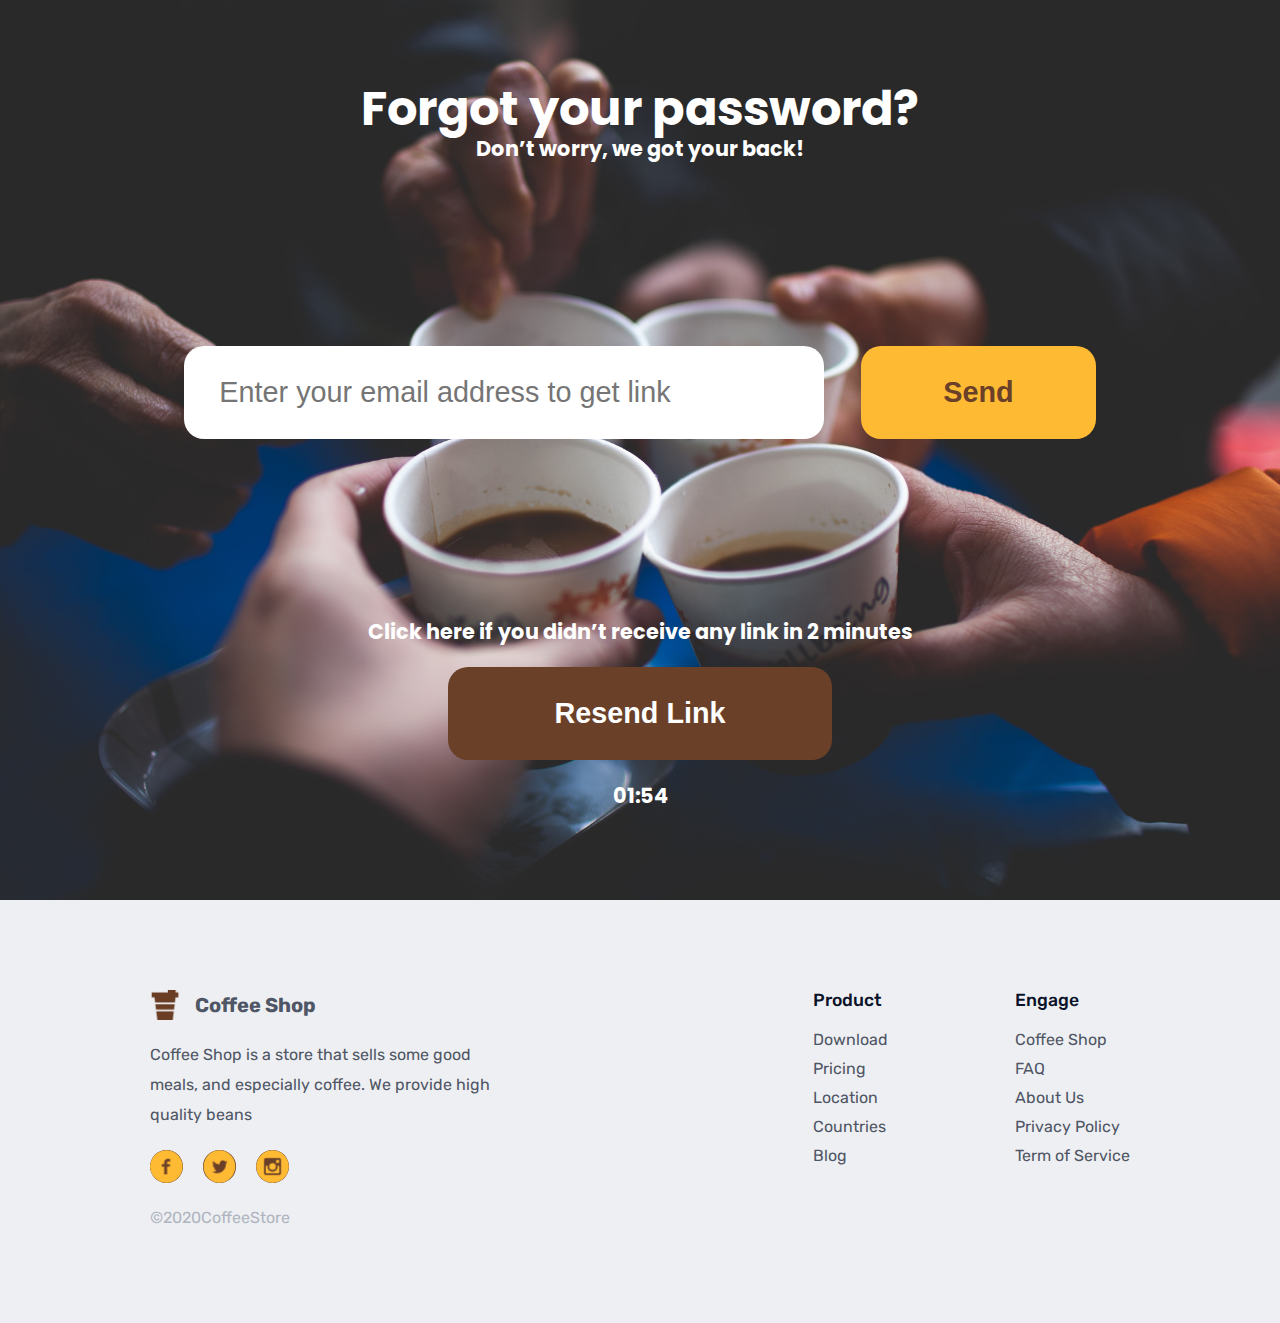
<file: forgot-password/index.html>
<!DOCTYPE html>
<html lang="en">

<head>
    <meta charset="UTF-8">
    <meta http-equiv="X-UA-Compatible" content="IE=edge">
    <meta name="viewport" content="width=device-width, initial-scale=1.0">
    <title>Coffee Shop - Login</title>
    <link rel="stylesheet" href="index.css">
    <link rel="preconnect" href="https://fonts.googleapis.com">
    <link rel="preconnect" href="https://fonts.gstatic.com" crossorigin>
    <link href="https://fonts.googleapis.com/css2?family=Poppins:wght@500;700&family=Rubik:wght@400;500;700&display=swap"
        rel="stylesheet">
</head>

<body>
    <header>
        <p>Forgot your password? <br> Don’t worry, we got your back!</p>
        <section class="input-area">
            <input type="text" placeholder="Enter your email address to get link" id="input-email" >
            <button id="send-email" >Send</button>
        </section>
        <section class="wait">
            <p>Click here if you didn’t receive any link in 2 minutes</p>
            <button id="resend-link" >Resend Link</button>
            <p>01:54</p>
        </section>
    </header>
    <footer>
        <section class="main-footer">
            <div class="footer-desc">
                <div class="logo">
                    <img src="../images/coffee icon.png" alt="icon" width="30px" />
                    <p>Coffee Shop</p>
                </div>
                <p>Coffee Shop is a store that sells some good meals, and especially coffee. We provide high quality
                    beans</p>
                <div class="icon">
                    <img src="../images/face.png" alt="facebook" width="33px" height="auto">
                    <img src="../images/twit.png" alt="twiter" width="33px" height="auto">
                    <img src="../images/insta.png" alt="instagram" width="33px" height="auto">
                </div>
                <p class="copyright">&copy;2020CoffeeStore</p>
            </div>
            <div class="footer-link">
                <div class="link-list">
                    <h5>Product</h5>
                    <p>Download</p>
                    <p>Pricing</p>
                    <p>Location</p>
                    <p>Countries</p>
                    <p>Blog</p>
                </div>
                <div class="link-list">
                    <h5>Engage</h5>
                    <p>Coffee Shop</p>
                    <p>FAQ</p>
                    <p>About Us</p>
                    <p>Privacy Policy</p>
                    <p>Term of Service</p>

                </div>
            </div>
        </section>
    </footer>
    <script src="./forgot.js"></script>
</body>

</html>
</file>
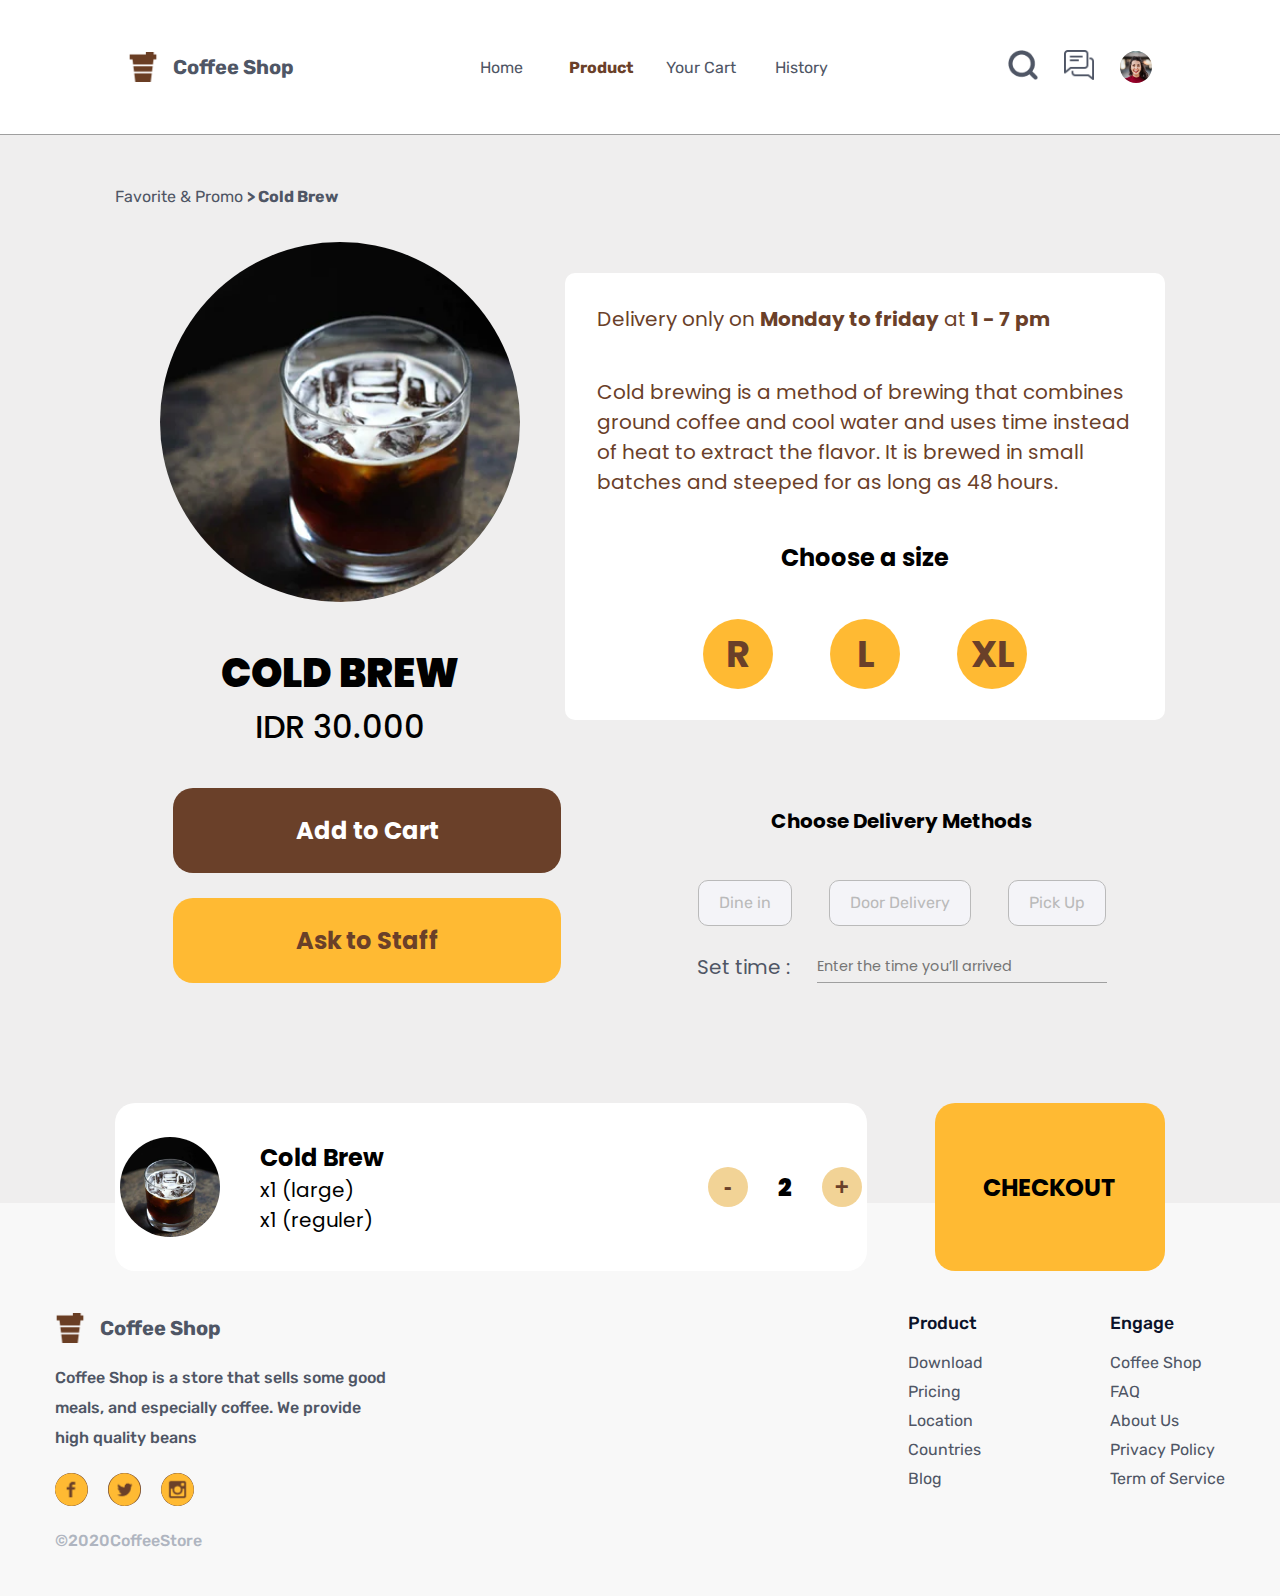
<file: product-details/index.html>
<!DOCTYPE html>
<html lang="en">

<head>
    <meta charset="UTF-8">
    <meta http-equiv="X-UA-Compatible" content="IE=edge">
    <meta name="viewport" content="width=device-width, initial-scale=1.0">
    <title>Product Details</title>
    <link rel="stylesheet" href="index.css">
    <link rel="preconnect" href="https://fonts.googleapis.com">
    <link rel="preconnect" href="https://fonts.gstatic.com" crossorigin>
    <link
        href="https://fonts.googleapis.com/css2?family=Poppins:wght@400;500;700;900&family=Rubik:wght@400;500;700&display=swap"
        rel="stylesheet">
</head>

<body>
    <header>
        <nav>
            <div class="logo">
                <img src="../images/coffee icon.png" alt="icon" width="30px" height="auto" />
                <p>Coffee Shop</p>
            </div>
            <ul class="nav-menu">
                <li>Home</li>
                <li class="active">Product</li>
                <li>Your Cart</li>
                <li>History</li>
            </ul>
            <div class="nav-user">
                <div>
                    <img src="../images/search.png" alt="search" width="30px" height="auto">
                </div>
                <div>
                    <img src="../images/chat.png" alt="chat" width="30px" height="auto">
                </div>
                <div class="user-pict">
                    <img src="../images/user picture.png" alt="user">
                </div>
            </div>
            <img src="../images/menu.png" alt="menu" style="transform:scaleX(-1)" class="burger-menu">
        </nav>
    </header>
    <main>
        <p>Favorite & Promo <b>> Cold Brew</b></p>
        <section class="product-view">
            <div class="top">
                <div class="product">
                    <div class="product-pict"><img src="../images/cold brew.png" alt="product pict" width="550px"
                            height="auto" style="top:-300px;right: 60px;"></div>
                    <P class="title">COLD BREW</P>
                    <p class="price">IDR 30.000</p>
                </div>
                <div class="product-desc">
                    <p>Delivery only on <b>Monday to friday</b> at <b>1 - 7 pm</b></p>
                    <p>Cold brewing is a method of brewing that combines ground coffee and cool water and uses time
                        instead of heat to extract the flavor. It is brewed in small batches and steeped for as long as
                        48 hours.</p>
                    <div class="size">
                        <p>Choose a size</p>
                        <div class="size-order">
                            <label class="input-size">
                                <input type="radio" name="size">
                                <p>R</p>
                            </label>
                            <label class="input-size">
                                <input type="radio" name="size">
                                <p>L</p>
                            </label>
                            <label class="input-size">
                                <input type="radio" name="size">
                                <p>XL</p>
                            </label>
                        </div>
                    </div>
                </div>
            </div>
            <div class="bottom">
                <div class="btn-group">
                    <button class="add-cart">Add to Cart</button>
                    <button class="ask">Ask to Staff</button>
                </div>
                <div class="deliv-method">
                    <p>Choose Delivery Methods</p>
                    <div class="deliv-btn-group">
                        <label class="deliv-btn">
                            <input type="radio" name="delivery">
                            <p class="checkmark">Dine in</p>
                        </label>
                        <label class="deliv-btn">
                            <input type="radio" name="delivery">
                            <p class="checkmark">Door Delivery</p>
                        </label>
                        <label class="deliv-btn">
                            <input type="radio" name="delivery">
                            <p class="checkmark">Pick Up</p>
                        </label>
                    </div>
                    <div class="set-time">
                        <p>Set time :</p>
                        <input type="text" placeholder="Enter the time you’ll arrived">
                    </div>
                </div>
            </div>
        </section>
        <section class="checkout">
            <div class="card">
                <div class="card-display">
                    <div class="display-img">
                        <img src="../images/cold brew.png" alt="menu" width="150px" height="auto"
                            style="top: -80px;right: -25px;">
                    </div>
                    <div class="order-list">
                        <p class="title">Cold Brew</p>
                        <p class="list">x1 (large)</p>
                        <p class="list">x1 (reguler)</p>
                    </div>
                </div>
                <div class="total-order">
                    <button class="minus">-</button>
                    <p class="total">2</p>
                    <button class="plus">+</button>
                </div>
            </div>
            <button>CHECKOUT</button>
        </section>
    </main>
    <footer>
        <section class="main-footer">
            <div class="footer-desc">
                <div class="logo">
                    <img src="../images/coffee icon.png" alt="icon" width="30px" />
                    <p>Coffee Shop</p>
                </div>
                <p>Coffee Shop is a store that sells some good meals, and especially coffee. We provide high quality
                    beans</p>
                <div class="icon">
                    <img src="../images/face.png" alt="facebook" width="33px" height="auto">
                    <img src="../images/twit.png" alt="twiter" width="33px" height="auto">
                    <img src="../images/insta.png" alt="instagram" width="33px" height="auto">
                </div>
                <p class="copyright">&copy;2020CoffeeStore</p>
            </div>
            <div class="footer-link">
                <div class="link-list">
                    <h5>Product</h5>
                    <p>Download</p>
                    <p>Pricing</p>
                    <p>Location</p>
                    <p>Countries</p>
                    <p>Blog</p>
                </div>
                <div class="link-list">
                    <h5>Engage</h5>
                    <p>Coffee Shop</p>
                    <p>FAQ</p>
                    <p>About Us</p>
                    <p>Privacy Policy</p>
                    <p>Term of Service</p>

                </div>
            </div>
        </section>
    </footer>
</body>

</html>
</file>
<file: forgot-password/index.css>
:root {
    --color-primary: #FFBA33;
    --color-secondary: #6A4029;
    --color-text-primary: #4F5665;
    --color-text-secondary: #0B132A;
    --color-background-primary: #ffffff;
    --color-background-secondary: #EEEFF2;
    --font-primary: 'Rubik', sans-serif;
    --font-secondary: 'Poppins', sans-serif;
}

* {
    margin: 0;
    box-sizing: border-box;
}

body {
    font-family: var(--font-primary);
    color: var(--color-text-primary);
    
}

header {
    background-image: url('../images/four\ coffee.webp');
    background-position: center;
    background-size: cover;
    display: flex;
    flex-direction: column;
    justify-content: space-around;
    text-align: center;
    font-family: var(--font-secondary);
    font-weight: 700;
    color: var(--color-background-primary);
    font-size: 1.3rem;
    height: 100vh;
}

header>p {
    color: var(--color-background-primary);
    line-height: 40px;
}

header>p::first-line {
    font-size: 3rem;
}

.input-area {
    display: flex;
    justify-content: center;
    align-items: center;
    gap: 37px;
}

header input {
    font-size: 1.8rem;
    padding: 30px 35px;
    border: none;
    border-radius: 20px;
    width: 50%;
}

header input:focus {
    outline: none;
}

.input-area>button {
    background-color: var(--color-primary);
    font-size: 1.8rem;
    color: var(--color-secondary);
    padding: 30px 82px;
    display: flex;
    align-items: center;
    justify-content: center;
    border: none;
    border-radius: 20px;
    font-weight: 700;
}

.input-area>button:hover {
    color: var(--color-background-primary);
    cursor: pointer;
}

.wait {
    display: flex;
    flex-direction: column;
    gap: 20px;
    justify-content: center;
    align-items: center;
}
.wait>button {
    padding: 30px 82px;
    background-color: var(--color-secondary);
    border: none;
    border-radius: 20px;
    color: var(--color-background-primary);
    font-size: 1.8rem;
    font-weight: bold;
    width: 30%;
    text-align: center;
}

.wait>button:hover {
    color: var(--color-secondary);
    background-color: var(--color-background-primary);
    cursor: pointer;
}

footer {
    background-color: var(--color-background-secondary);
}

.main-footer {
    display: flex;
    padding: 90px 150px 90px 150px;

}

.logo {
    display: flex;
    align-items: center;
    gap: 15px;
    
}

.logo>p {
    font-size: 1.25rem;
    font-weight: 700;
    
}

.footer-desc {
    display: flex;
    flex-direction: column;
    gap: 20px;
    width: 340px;
    margin-right: auto;
}

.footer-desc>p {
    line-height: 30px;
}

.icon {
    display: flex;
    align-items: center;
    gap: 20px;
}

.icon>img {
    background-color: var(--color-secondary);
    border-radius: 50%;
    cursor: pointer;
}

.copyright {
    color: #AFB5C0;
}

.footer-link {
    display: flex;
    gap: 127px;
}

.link-list>ul>li {
    list-style: none;
    text-align: left;
    
}

.link-list>h5 {
    font-size: 1.1rem;
    font-weight: 500;
    padding-bottom: 20px;
    color: var(--color-text-secondary);
}

.link-list>p {
    font-size: 1rem;
    font-weight: 400;
    padding-bottom: 10px;
    color: var(--color-text-primary);
}

.link-list>p:hover {
    color: var(--color-secondary);
    cursor: pointer;
}

@media screen and (min-width:1441px) {

    header {
        width: 1440px;
        margin-left: auto;
        margin-right: auto;
    }
    .main-footer {
        width: 1440px;
        margin-left: auto;
        margin-right: auto;
    }
}

@media screen and (max-width: 1024px){
    header input {
        padding: 20px 30px;
    }
    
    .input-area>button {
        padding: 20px 50px;
    }

    .wait>button {
        padding: 20px 50px;
    }

    .main-footer {
        padding: 40px 55px ;
    }
}

@media screen and (max-width:768px){
    header p {
        line-height: 35px;
    }

    header>p::first-line {
        font-size: 2.5rem;
    }

    header input {
        padding: 15px 20px;
        font-size: 1.2rem;
    }

    .input-area>button {
        padding: 15px 40px;
        font-size: 1.2rem;
    }

    .wait>button {
        padding: 15px 20px;
        font-size: 1.2rem;
    }

    .main-footer {
        padding: 30px;
        font-size: 0.9rem;
    }

    .footer-link {
        gap: 60px;
    }

    .footer-desc {
        gap: 15px;
    }

    .link-list>h5 {
        font-size: 1rem;
    }

    .link-list>p {
        font-size: 0.9rem;
    }
}

@media screen and (max-width: 471px) {
    header {
        padding: 8%;
        font-weight: 700;
        font-size: 1rem;
    }
    
    header>p {
        line-height: 25px;

    }

    header>p::first-line {
        font-size: 1.5rem;
    }

    .input-area {
        flex-direction: column;
        gap: 10px;
    }

    .input-area>input {
        width: 100%;
    }

    .input-area button {
        width: 100%;
    }

    header p {
        line-height: 20px;
    }

    .wait {
        gap: 10px;
    }
    .wait>button {
        width: 100%;
    }
    .main-footer {
        flex-direction: column-reverse;
        gap: 30px;
    }

    .footer-link {
        justify-content: start;
        gap: 25%;
    }

    .footer-desc {
        width: 100%;
        gap: 10px;
    }

    .google-btn p {
        font-size: 0.8rem;
    }
}

@media screen and (max-width: 320px) {
    header>p::first-line {
        font-size: 1rem;
    }

    header input {
        font-size: 1rem;
    }

    .input-area>button {
        font-size: 1rem;
    }

    .wait>button {
        width: 100%;
        font-size: 1rem;
    }
}
</file>
<file: product-details/index.css>
:root {
    --color-primary: #FFBA33;
    --color-secondary: #6A4029;
    --color-text-primary: #4F5665;
    --color-text-secondary: #0B132A;
    --color-background-primary: #ffffff;
    --color-background-secondary: #EEEFF2;
    --font-primary: 'Rubik', sans-serif;
    --font-secondary: 'Poppins', sans-serif;
    
}

* {
    margin: 0;
    box-sizing: border-box;
}

body {
    font-family: 'Rubik', sans-serif;
    color: var(--color-text-primary);
    
}

header>nav {
    display: flex;
    align-items: center;
    text-align: center;
    user-select: none;
    padding: 50px 10% 50px;
    justify-content: space-between;
    border-bottom: 0.5px solid #9F9F9F;
    
}

header>nav>ul>li:hover {
    color: var(--color-secondary);
    font-weight: 700;
    cursor: pointer;
}

header .active {
    color: var(--color-secondary);
    font-weight: 700;
}

.nav-menu {
    display: flex;
    align-items: center;
    justify-content: space-around;
    list-style-type: none;
    padding: 0;
    width: 400px;
   
}

.nav-menu>li {
    width: 25%;
}

.nav-user>div:hover {
    cursor: pointer;
}

.logo {
    display: flex;
    align-items: center; 
    gap: 15px;
    
}

.logo>p {
    font-size: 1.25rem;
    font-weight: 700; 
}

.user-pict {
    width: 32px;
    height: 32px;
    border-radius: 50%;
    overflow: hidden;
}

.user-pict>img {
    width: 33px;
}

.nav-user {
    display: flex;
    align-items: center;
    justify-content: center;
    gap: 26px;
}

.burger-menu {
    display: none;
}

main {
    background-color: #EFEEEE;
    padding: 52px 9%;
}

.product-view {
    display: flex;
    flex-direction: column;
    align-items: center;
    justify-content: center;
    gap: 27px;
}

.top {
    width: 100%;
    display: flex;
    align-items: center;
    justify-content: center;
    padding-top: 26px;
}

.product {
    text-align: center;
    width: 482px;
    padding: 10px;
}

.product-pict {
    width: 400px;
    height: 400px;
    border-radius: 50%;
    overflow: hidden;
    position: relative;
    margin-left: auto;
    margin-right: auto;
    
}

.product-pict img {
    position: relative;
}

.product .title {
    font-family: var(--font-secondary);
    font-weight: 900;
    font-size: 4rem;
    padding-top: 41px;
    color: #000000;
}

.product .price {
    font-family: var(--font-secondary);
    font-weight: 500;
    font-size: 2rem;
    color: #000000;
}

.product-desc {
    padding: 81px 84px 65px;
    width: 639px;
    background-color: var(--color-background-primary);
    border-radius: 10px;
}

.product-desc>p {
    color: var(--color-secondary);
    font-family: var(--font-secondary);
    font-size: 1.5rem;
    font-weight: 400;
    padding-bottom: 43px;
}

.input-size input {
    opacity: 0;
}

.size>p {
    font-family: var(--font-secondary);
    font-weight: 700;
    font-size: 1.5rem;
    text-align: center;
    padding-bottom: 25px;
    color: #000000;
}

.size>div {
    display: flex;
    align-items: center;
    justify-content: center;
    gap: 57px;
}

.input-size p {
    width: 70px;
    height: 70px;
    border-radius: 50%;
    background-color: var(--color-primary);
    color: var(--color-secondary);
    font-family: var(--font-secondary);
    font-weight: 700;
    font-size: 2.3rem;
    display: flex;
    align-items: center;
    justify-content: center;
    user-select: none;
}

.input-size p:hover {
    cursor: pointer;
}

.input-size input:checked ~ p {
    color: #ffffff;
    background-color: var(--color-secondary);
}

.btn-group {
    display: flex;
    flex-direction: column;
    justify-content: center;
    align-items: center;
    gap: 25px;
}

.btn-group button {
    width: 388px;
    height: 85px;
    display: flex;
    align-items: center;
    justify-content: center;
    border-radius: 20px;
    font-size: 1.5rem;
    font-weight: 700;
    font-family: var(--font-secondary);
    border: none;

}

.bottom {
    width: 100%;
    display: flex;
    align-items: end;
    gap: 20px;
    justify-content: space-around;
}

.add-cart {
    color: var(--color-background-primary);
    background-color: var(--color-secondary);
}

.add-cart:hover {
    cursor: pointer;
    border: 2px solid var(--color-secondary);
    background-color: #ffffff;
    color: var(--color-secondary);
}

.ask {
    color: var(--color-secondary);
    background-color: var(--color-primary);
}

.ask:hover {
    cursor: pointer;
    border: 2px solid var(--color-primary);
    background-color: var(--color-background-primary);
}

.deliv-method {
    display: flex;
    flex-direction: column;
    justify-content: center;
    align-items: center;
    gap: 25px;
}

.deliv-method>p {
    text-align: center;
    font-family: var(--font-secondary);
    font-weight: 700;
    font-size: 1.25rem;
    color: #000000;
}

.deliv-btn-group {
    display: flex;
    justify-content: space-between;
    align-items: center;
    gap: 19px;
    width: 408px;
}

.deliv-btn input {
    opacity: 0;
}

.deliv-btn p {
    padding: 12px 20px 13px;
    background-color: #f4f4f8;
    color: #bababa;
    border: 1px solid #bababa;
    border-radius: 10px;
}

.deliv-btn:hover {
    cursor: pointer;
    user-select: none;
}

.deliv-btn input:checked ~ .checkmark {
    background-color: var(--color-secondary);
    color: var(--color-background-primary);
    font-weight: 700;
    font-size: 1rem;
}

.set-time {
    display: flex;
    align-items: center;
    justify-content: center;
    gap: 27px;
}

.set-time>p {
    font-family: var(--font-secondary);
    font-weight: 400;
    font-size: 1.25rem;

}

.set-time>input {
    border: none;
    font-family: var(--font-secondary);
    font-size: 0.9rem;
    color: #9f9f9f;
    border-bottom: 1px solid #9f9f9f;
    outline: none;
    background-color: #EFEEEE;
    padding: 5px 0px;
    width: 290px;
}

.checkout {
    width: 80%;
    display: flex;
    align-items: center;
    gap: 20px;
    justify-content: space-between;
    position: relative;
    top: 120px;
    margin-left: auto;
    margin-right: auto;
}

.card {
    width: calc(100% - 298px);
    height: 168px;
    background-color: var(--color-background-primary);
    border-radius: 20px;
    display: flex;
    align-items: center;
    justify-content: center;
    gap: 45px;
    padding: 0 45px ;
}

.card-display {
    display: flex;
    align-items: center;
    justify-content: center;
    gap: 40px;
}
.checkout>button {
    width: 253px;
    height: 168px;
    display: flex;
    align-items: center;
    justify-content: center;
    background-color: var(--color-primary);
    border: none;
    border-radius: 20px;
    color: #000000;
    font-family: var(--font-secondary);
    font-weight: 700;
    font-size: 1.5rem;
}

.display-img {
    width: 100px;
    height: 100px;
    border-radius: 50%;
    overflow: hidden;
    position: relative;
}

.display-img img {
    position: absolute;
}

.order-list .title {
    font-family: var(--font-secondary);
    font-weight: bolder;
    font-size: 1.5rem;
    color: #000000;
}



.order-list .list {
    font-family: var(--font-secondary);
    font-weight: 400;
    font-size: 1.25rem;
    color: #000000;
}

.total-order {
    display: flex;
    align-items: center;
    justify-content: center;
    gap: 30px;
    margin-left: auto;
}

.total-order>button {
    width: 40px;
    height: 40px;
    border-radius: 50%;
    background-color: rgba(231, 170, 54, .52);
    border: none;
    font-weight: bolder;
    font-size: x-large;
    color: #6A4029;
}

.total-order>p {
    font-family: var(--font-secondary);
    font-weight: 900;
    font-size: 1.5rem;
    color: #000000;

}

footer {
    background-color: #f8f8f8;
    padding-top: 70px;
}

.main-footer {
    display: flex;
    padding: 90px 150px 90px 150px;

}

.footer-desc {
    display: flex;
    flex-direction: column;
    gap: 20px;
    width: 340px;
    margin-right: auto;
}

.footer-desc>p {
    line-height: 30px;
    font-size: 1rem;
    font-weight: 500;
}

.icon {
    display: flex;
    align-items: center;
    gap: 20px;
}

.icon>img {
    background-color: var(--color-secondary);
    border-radius: 50%;
    cursor: pointer;
}

.copyright {
    color: #AFB5C0;
}

.footer-link {
    display: flex;
    gap: 127px;
}

.link-list>ul>li {
    list-style: none;
    text-align: left;
    
}

.link-list>h5 {
    font-size: 1.1rem;
    font-weight: 500;
    padding-bottom: 20px;
    color: var(--color-text-secondary);
}

.link-list>p {
    font-size: 1rem;
    font-weight: 400;
    padding-bottom: 10px;
    color: var(--color-text-primary);
}

.link-list>p:hover {
    color: var(--color-secondary);
    cursor: pointer;
}

.edit {
    width: 32px;
    height: 32px;
    border-radius: 50%;
    background-color: var(--color-secondary);
    display: flex;
    justify-content: center;
    align-items: center;
    position: absolute;
}


@media screen and (min-width:1441px) {
    
    header>nav {
        width: 1440px;
        margin-left: auto;
        margin-right: auto;
    }

    main {
        width: 1440px;
        margin-left: auto;
        margin-right: auto;
    }

    .main-footer {
        width: 1440px;
        margin-left: auto;
        margin-right: auto;
    }
}

@media screen and (max-width: 1304px){
    .product-pict {
        width: 360px;
        height: 360px;
    }

    .product .title {
        font-size: 2.5rem;
    }
    
    .product-desc {
        padding: 3%;
    }

    .product-desc>p {
        font-size: 1.25rem;
    }

    .card {
        padding: 5px;
    }

    .checkout {
        width: 100%;
    }

    .checkout>button {
        width: 230px;
    }
    
    .main-footer {
        padding: 40px 55px ;
    }
}

@media screen and (max-width:945px){
    header>nav {
        padding: 5%;
    }

    .nav-menu {
        display: none;
    }

    .nav-user {
        display: none;
    }

    .burger-menu {
        display: inline;
    }
   
    .top {
        flex-direction: column;
    }

    .product .title {
        padding-top: 20px;
    }
    .product-desc {
        width: 100%;
    }

    .bottom {
        flex-direction: column-reverse;
        align-items: center;
    }

    .deliv-method {
        width: 100%;
    }

    .btn-group {
        width: 100%;
    }

    .btn-group button {
        width: 80%;
        height: 70px;
        font-size: 1.2rem;
    }

    .checkout {
        flex-direction: column;
        top: 30px;
    }

    .card {
        width: 100%;
        padding: 10px;
    }

    footer {
        padding-top: 0;
    }

    .main-footer {
        padding: 30px ;
        font-size: 1rem;
    }

    .footer-link {
        gap: 60px;
    }

    .footer-desc {
        gap: 15px;
    }

    .link-list>h5 {
        font-size: 1rem;
    }

    .link-list>p {
        font-size: 0.9rem;
    }
}

@media screen and (max-width: 588px) {   
    main {
        padding: 5% 0;
    }

    .product {
        width: 100%;
    }

    .product-pict {
        width: 300px;
        height: 300px;
    }

    .product-desc {
        width: 100%;
        padding: 3% 5%;
    }
    
    .product-desc>p {
        font-size: 1rem;
        text-align: justify;
        padding-bottom: 20px;
    }

    .size>p {
        font-size: 1.2rem;
        padding-bottom: 5px;
    }

    .input-size p {
        width: 50px;
        height: 50px;
        font-size: 1.5rem;
    }

    .deliv-method {
        gap: 20px;
    }

    .deliv-btn-group {
        width: 100%;
        justify-content: space-around;
    }

    .deliv-btn>p {
        padding: 12px 15px 13px;
        font-size: 0.8rem;
    }

    .deliv-btn input:checked ~ .checkmark {
        font-size: 0.8rem;
        font-weight: 400;
    }

    .set-time>input {
        width: auto;
    }

    .order-list .title {
        font-size: 1.3rem;
    }

    .order-list .list {
        font-size: 1rem;
    }

    .card {
        flex-direction: column;
        height: auto;
        padding: 5% 3%;
    }

    .card-display {
        width: 80%;
        gap: 20px;
        justify-content: space-between;
    }

    .total-order {
        margin-left: 0;
    }

    .checkout {
        top: 0;
        margin-top: 40px;
    }
    .checkout>button {
        width: 80%;
        height: 70px;
    }

    .main-footer {
        flex-direction: column-reverse;
        gap: 30px;
    }

    .footer-link {
        justify-content: space-around;
    }

    .footer-desc {
        width: 100%;
        gap: 10px;
        
    }
}
</file>
